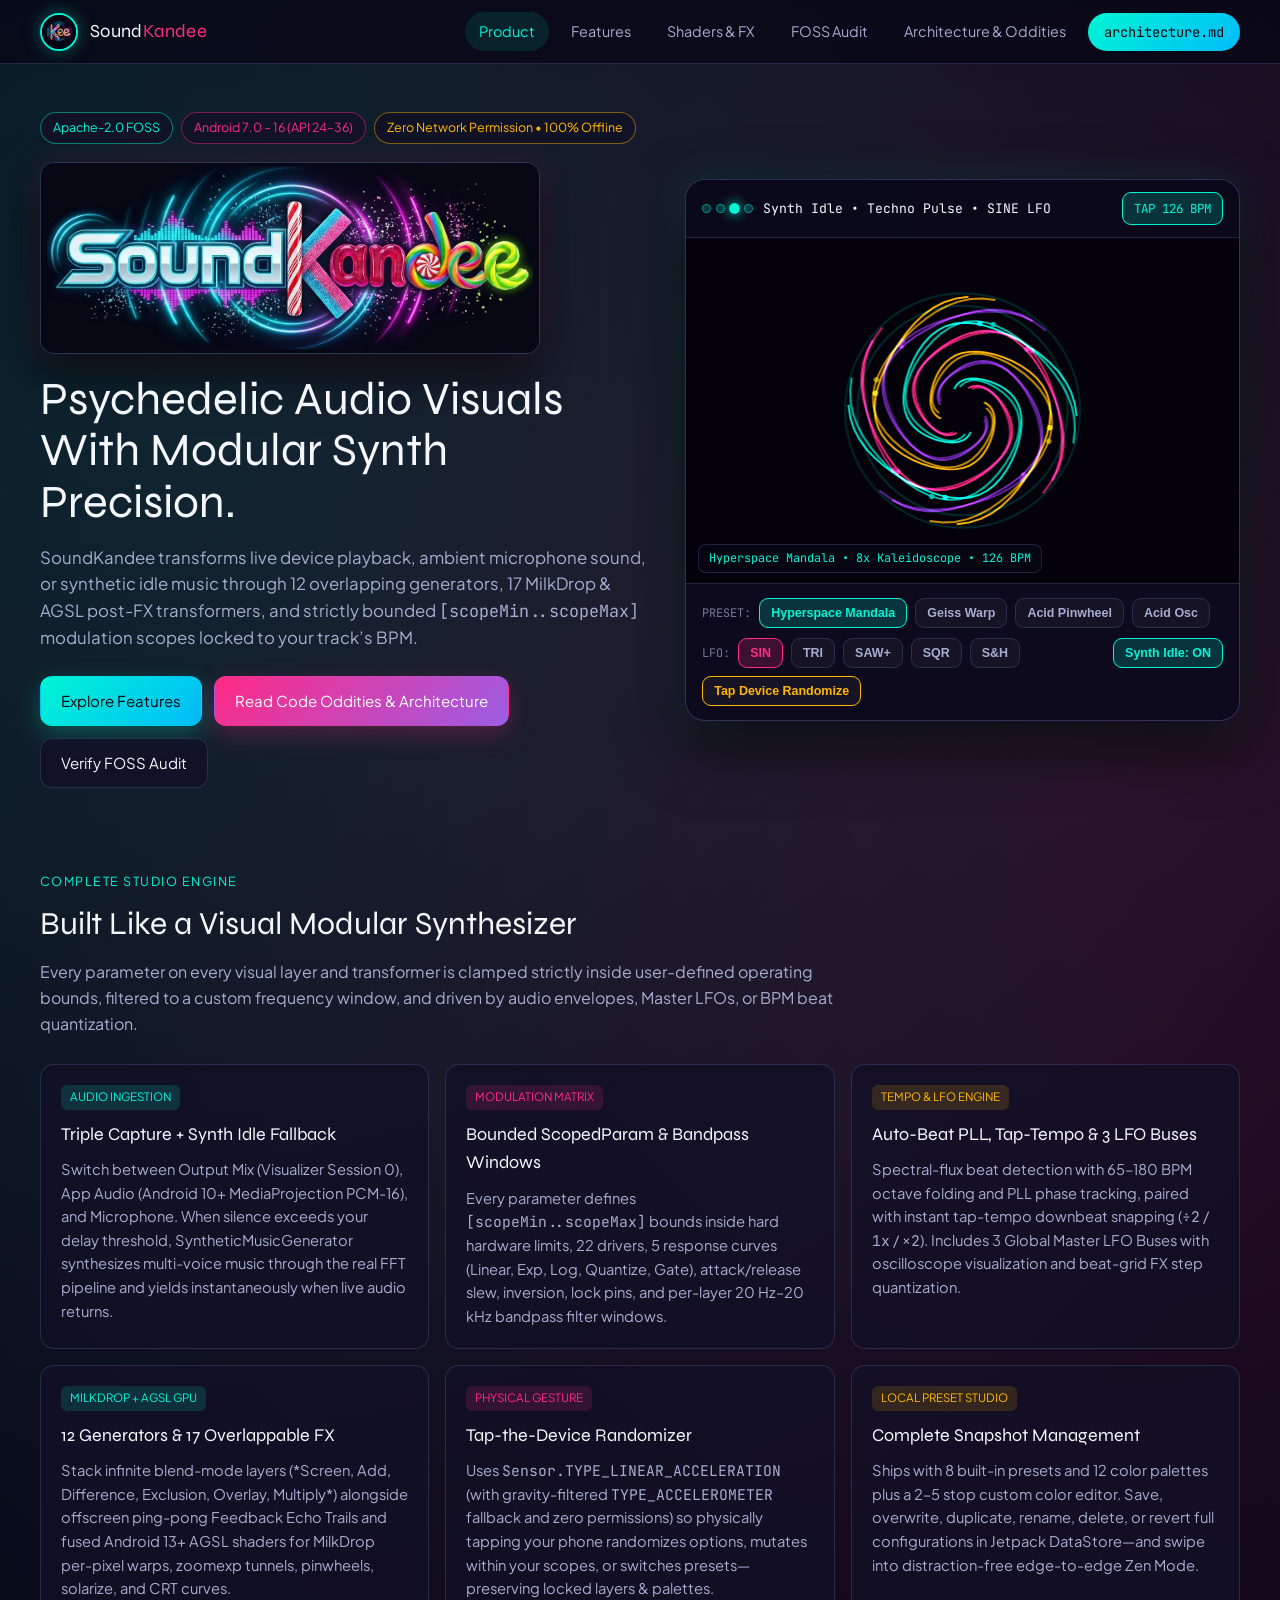
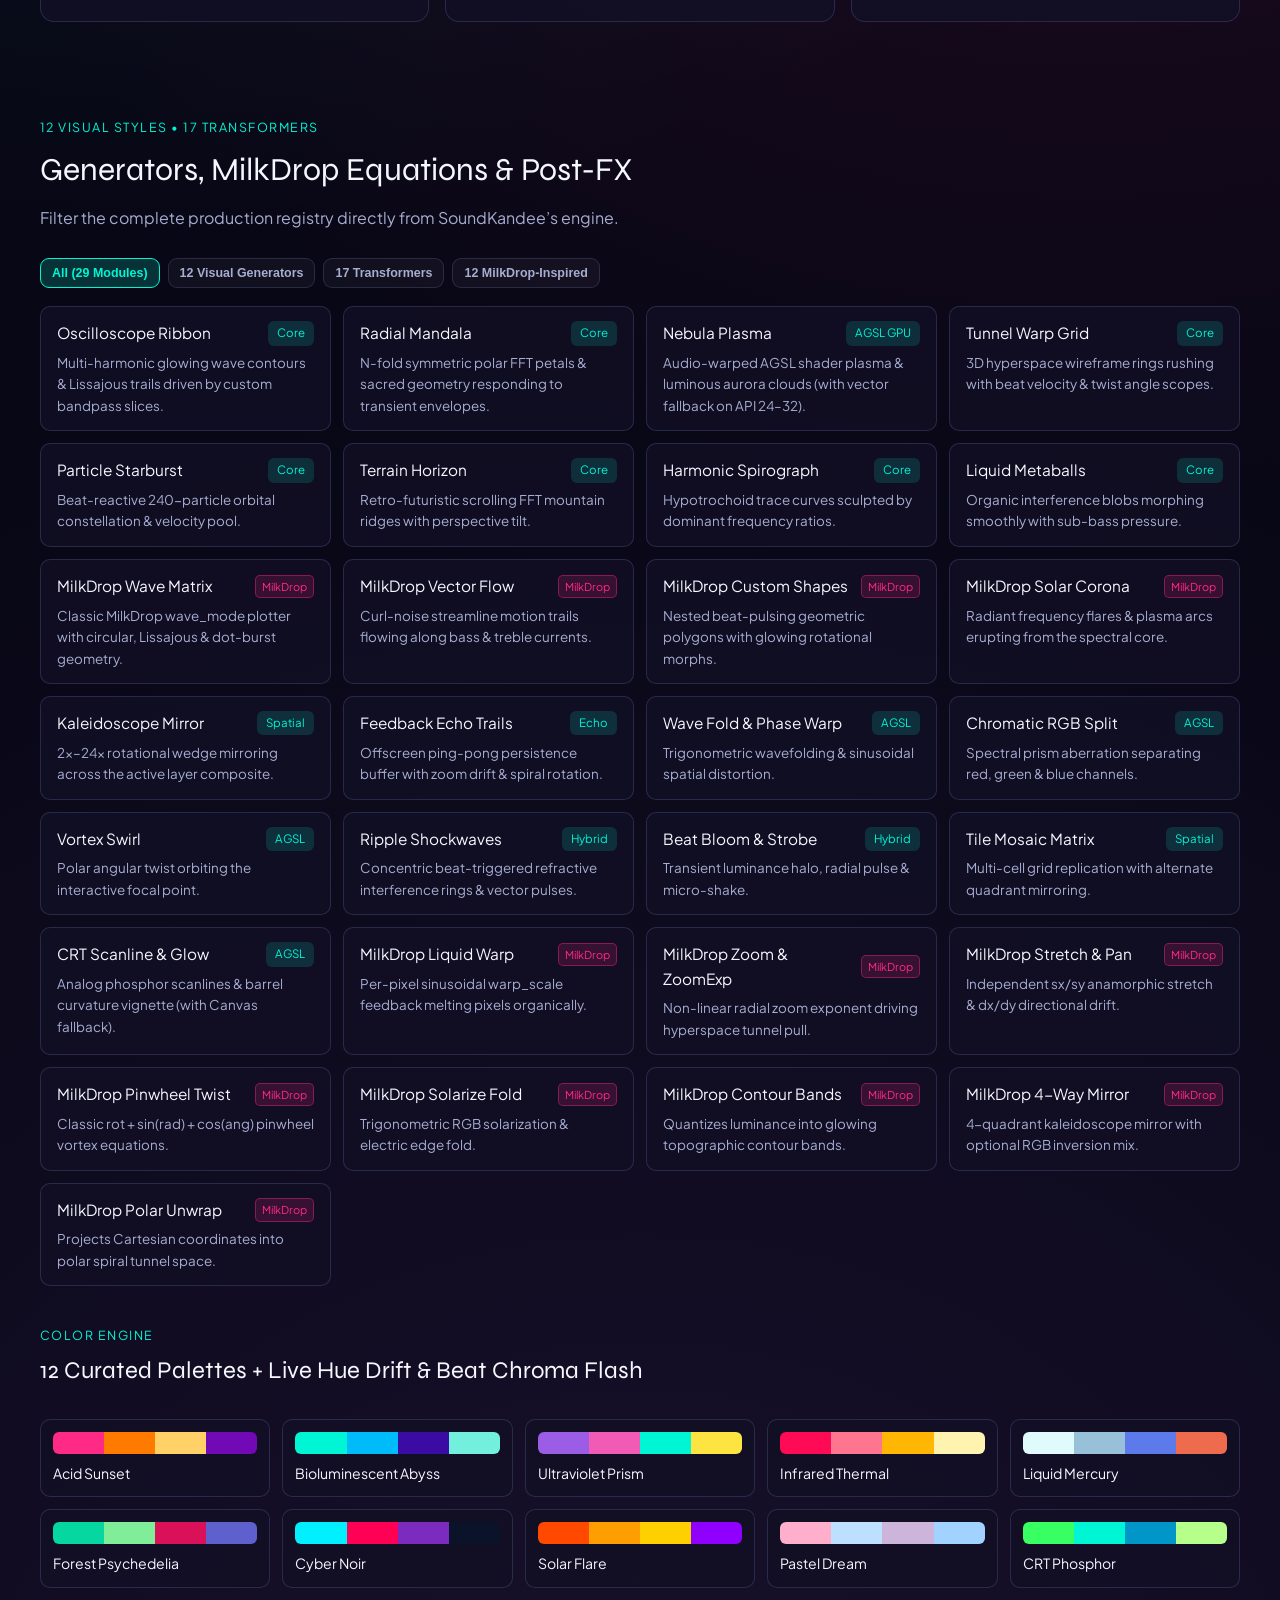
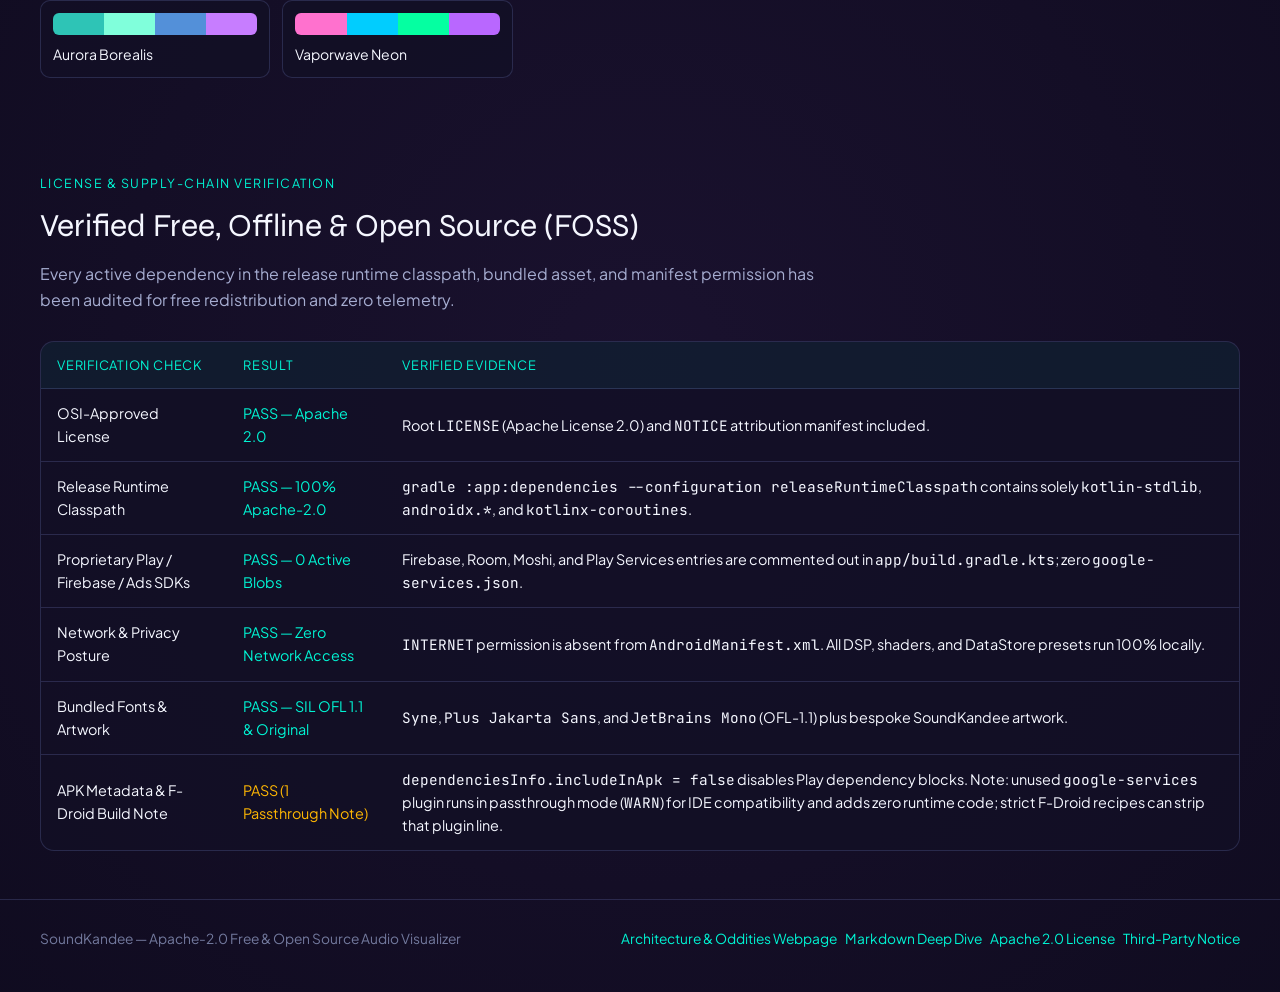
<file: docs/index.html>
<!DOCTYPE html>
<html lang="en">
<head>
  <meta charset="UTF-8" />
  <meta name="viewport" content="width=device-width, initial-scale=1.0" />
  <title>SoundKandee — Modular Android Audio Visualizer (FOSS)</title>
  <meta name="description" content="SoundKandee is a free, open-source, 100% offline Android audio visualizer powered by bounded parameter scopes, 12 generators, 17 MilkDrop & AGSL transforms, BPM tempo sync, LFO buses, accelerometer tap randomization, and synthetic idle music." />
  <link rel="icon" type="image/jpeg" href="assets/soundkandee-icon.jpg" />
  <link rel="stylesheet" href="styles.css" />
</head>
<body>

  <header class="topbar">
    <div class="container topbar-inner">
      <a href="index.html" class="brand-lockup">
        <img src="assets/soundkandee-icon.jpg" alt="SoundKandee Kee icon" class="brand-icon" />
        <span class="brand-title">Sound<span>Kandee</span></span>
      </a>
      <nav class="nav-links" aria-label="Primary Navigation">
        <a href="index.html" class="nav-link active">Product</a>
        <a href="#features" class="nav-link">Features</a>
        <a href="#catalog" class="nav-link">Shaders &amp; FX</a>
        <a href="#foss" class="nav-link">FOSS Audit</a>
        <a href="architecture.html" class="nav-link">Architecture &amp; Oddities</a>
        <a href="architecture.md" class="nav-cta mono">architecture.md</a>
      </nav>
    </div>
  </header>

  <main>
    <!-- Hero + Live Interactive Simulator -->
    <section class="hero">
      <div class="container hero-grid">
        <div>
          <div class="badge-row">
            <span class="pill-badge cyan">Apache-2.0 FOSS</span>
            <span class="pill-badge magenta">Android 7.0 – 16 (API 24–36)</span>
            <span class="pill-badge amber">Zero Network Permission • 100% Offline</span>
          </div>

          <img
            src="assets/soundkandee-logo.jpg"
            alt="SoundKandee candy-lettered K-e-e logo"
            class="hero-logo-banner"
          />

          <h1>Psychedelic Audio Visuals With Modular Synth Precision.</h1>
          <p class="hero-sub">
            SoundKandee transforms live device playback, ambient microphone sound, or synthetic idle music through
            <strong>12 overlapping generators</strong>, <strong>17 MilkDrop &amp; AGSL post-FX transformers</strong>,
            and strictly bounded <code class="mono">[scopeMin..scopeMax]</code> modulation scopes locked to your track’s BPM.
          </p>

          <div class="cta-row">
            <a href="#features" class="btn btn-primary">Explore Features</a>
            <a href="architecture.html" class="btn btn-magenta">Read Code Oddities &amp; Architecture</a>
            <a href="#foss" class="btn btn-outline">Verify FOSS Audit</a>
          </div>
        </div>

        <!-- Live Browser Visualizer Console -->
        <div class="studio-card" aria-label="Interactive SoundKandee Web Simulator">
          <div class="studio-hud">
            <div class="studio-status">
              <div class="beat-leds" aria-label="4-Beat Bar Clock">
                <span class="beat-led downbeat" id="led0"></span>
                <span class="beat-led" id="led1"></span>
                <span class="beat-led" id="led2"></span>
                <span class="beat-led" id="led3"></span>
              </div>
              <span id="simStatusLabel" class="mono">Synth Idle • Techno Pulse • SINE LFO</span>
            </div>
            <button type="button" id="simTapTempoBtn" class="chip-btn active mono">
              TAP <span id="simBpmReadout">126 BPM</span>
            </button>
          </div>

          <div class="canvas-wrap">
            <canvas id="simCanvas"></canvas>
            <div class="canvas-overlay-tag mono" id="simOverlayTag">Hyperspace Mandala • 126 BPM</div>
          </div>

          <div class="studio-controls">
            <div class="control-row">
              <span class="mono" style="font-size:0.74rem;color:var(--dim);">PRESET:</span>
              <button type="button" class="chip-btn active" data-preset="mandala">Hyperspace Mandala</button>
              <button type="button" class="chip-btn" data-preset="geiss">Geiss Warp</button>
              <button type="button" class="chip-btn" data-preset="pinwheel">Acid Pinwheel</button>
              <button type="button" class="chip-btn" data-preset="osc">Acid Osc</button>
            </div>
            <div class="control-row">
              <span class="mono" style="font-size:0.74rem;color:var(--dim);">LFO:</span>
              <button type="button" class="chip-btn magenta active" data-lfo="SINE">SIN</button>
              <button type="button" class="chip-btn magenta" data-lfo="TRI">TRI</button>
              <button type="button" class="chip-btn magenta" data-lfo="SAW">SAW+</button>
              <button type="button" class="chip-btn magenta" data-lfo="SQR">SQR</button>
              <button type="button" class="chip-btn magenta" data-lfo="SH">S&amp;H</button>
              <button type="button" id="simSynthToggle" class="chip-btn active" style="margin-left:auto;">Synth Idle: ON</button>
              <button type="button" id="simDeviceTapBtn" class="chip-btn" style="border-color:var(--amber);color:var(--amber);">Tap Device Randomize</button>
            </div>
          </div>
        </div>
      </div>
    </section>

    <!-- Core Feature Set -->
    <section id="features">
      <div class="container">
        <div class="section-header">
          <div class="section-kicker">Complete Studio Engine</div>
          <h2 class="section-title">Built Like a Visual Modular Synthesizer</h2>
          <p class="section-desc">
            Every parameter on every visual layer and transformer is clamped strictly inside user-defined operating bounds, filtered to a custom frequency window, and driven by audio envelopes, Master LFOs, or BPM beat quantization.
          </p>
        </div>

        <div class="bento-grid">
          <article class="glass-card">
            <span class="card-tag">AUDIO INGESTION</span>
            <h3>Triple Capture + Synth Idle Fallback</h3>
            <p>
              Switch between <strong>Output Mix</strong> (Visualizer Session 0), <strong>App Audio</strong> (Android 10+ MediaProjection PCM-16), and <strong>Microphone</strong>. When silence exceeds your delay threshold, <strong>SyntheticMusicGenerator</strong> synthesizes multi-voice music through the real FFT pipeline and yields instantaneously when live audio returns.
            </p>
          </article>

          <article class="glass-card">
            <span class="card-tag magenta">MODULATION MATRIX</span>
            <h3>Bounded ScopedParam &amp; Bandpass Windows</h3>
            <p>
              Every parameter defines <code class="mono">[scopeMin..scopeMax]</code> bounds inside hard hardware limits, <strong>22 drivers</strong>, <strong>5 response curves</strong> (Linear, Exp, Log, Quantize, Gate), attack/release slew, inversion, lock pins, and per-layer <strong>20 Hz–20 kHz bandpass filter windows</strong>.
            </p>
          </article>

          <article class="glass-card">
            <span class="card-tag amber">TEMPO &amp; LFO ENGINE</span>
            <h3>Auto-Beat PLL, Tap-Tempo &amp; 3 LFO Buses</h3>
            <p>
              Spectral-flux beat detection with 65–180 BPM octave folding and PLL phase tracking, paired with instant tap-tempo downbeat snapping (<code class="mono">÷2</code> / <code class="mono">1x</code> / <code class="mono">×2</code>). Includes <strong>3 Global Master LFO Buses</strong> with oscilloscope visualization and beat-grid FX step quantization.
            </p>
          </article>

          <article class="glass-card">
            <span class="card-tag">MILKDROP + AGSL GPU</span>
            <h3>12 Generators &amp; 17 Overlappable FX</h3>
            <p>
              Stack infinite blend-mode layers (*Screen, Add, Difference, Exclusion, Overlay, Multiply*) alongside offscreen ping-pong Feedback Echo Trails and fused Android 13+ AGSL shaders for MilkDrop per-pixel warps, zoomexp tunnels, pinwheels, solarize, and CRT curves.
            </p>
          </article>

          <article class="glass-card">
            <span class="card-tag magenta">PHYSICAL GESTURE</span>
            <h3>Tap-the-Device Randomizer</h3>
            <p>
              Uses <code class="mono">Sensor.TYPE_LINEAR_ACCELERATION</code> (with gravity-filtered <code class="mono">TYPE_ACCELEROMETER</code> fallback and zero permissions) so physically tapping your phone randomizes options, mutates within your scopes, or switches presets—preserving locked layers &amp; palettes.
            </p>
          </article>

          <article class="glass-card">
            <span class="card-tag amber">LOCAL PRESET STUDIO</span>
            <h3>Complete Snapshot Management</h3>
            <p>
              Ships with <strong>8 built-in presets</strong> and <strong>12 color palettes</strong> plus a 2–5 stop custom color editor. Save, overwrite, duplicate, rename, delete, or revert full configurations in Jetpack DataStore—and swipe into distraction-free edge-to-edge <strong>Zen Mode</strong>.
            </p>
          </article>
        </div>
      </div>
    </section>

    <!-- Visual Styles & Transformers Explorer -->
    <section id="catalog">
      <div class="container">
        <div class="section-header">
          <div class="section-kicker">12 Visual Styles • 17 Transformers</div>
          <h2 class="section-title">Generators, MilkDrop Equations &amp; Post-FX</h2>
          <p class="section-desc">
            Filter the complete production registry directly from SoundKandee’s engine.
          </p>
        </div>

        <div class="filter-bar">
          <button type="button" class="chip-btn active" data-filter="all">All (29 Modules)</button>
          <button type="button" class="chip-btn" data-filter="styles">12 Visual Generators</button>
          <button type="button" class="chip-btn" data-filter="transformers">17 Transformers</button>
          <button type="button" class="chip-btn magenta" data-filter="milkdrop">12 MilkDrop-Inspired</button>
        </div>

        <div id="catalogGrid" class="catalog-grid"></div>

        <div class="section-header" style="margin-top:40px;">
          <div class="section-kicker">Color Engine</div>
          <h3 class="section-title" style="font-size:1.5rem;">12 Curated Palettes + Live Hue Drift &amp; Beat Chroma Flash</h3>
        </div>
        <div id="paletteGrid" class="palette-grid"></div>
      </div>
    </section>

    <!-- FOSS Verification Section -->
    <section id="foss">
      <div class="container">
        <div class="section-header">
          <div class="section-kicker">License &amp; Supply-Chain Verification</div>
          <h2 class="section-title">Verified Free, Offline &amp; Open Source (FOSS)</h2>
          <p class="section-desc">
            Every active dependency in the release runtime classpath, bundled asset, and manifest permission has been audited for free redistribution and zero telemetry.
          </p>
        </div>

        <div class="audit-table-wrap">
          <table>
            <thead>
              <tr>
                <th>Verification Check</th>
                <th>Result</th>
                <th>Verified Evidence</th>
              </tr>
            </thead>
            <tbody>
              <tr>
                <td><strong>OSI-Approved License</strong></td>
                <td><span style="color:var(--cyan);font-weight:700;">PASS — Apache 2.0</span></td>
                <td>Root <code class="mono">LICENSE</code> (Apache License 2.0) and <code class="mono">NOTICE</code> attribution manifest included.</td>
              </tr>
              <tr>
                <td><strong>Release Runtime Classpath</strong></td>
                <td><span style="color:var(--cyan);font-weight:700;">PASS — 100% Apache-2.0</span></td>
                <td><code class="mono">gradle :app:dependencies --configuration releaseRuntimeClasspath</code> contains solely <code class="mono">kotlin-stdlib</code>, <code class="mono">androidx.*</code>, and <code class="mono">kotlinx-coroutines</code>.</td>
              </tr>
              <tr>
                <td><strong>Proprietary Play / Firebase / Ads SDKs</strong></td>
                <td><span style="color:var(--cyan);font-weight:700;">PASS — 0 Active Blobs</span></td>
                <td>Firebase, Room, Moshi, and Play Services entries are commented out in <code class="mono">app/build.gradle.kts</code>; zero <code class="mono">google-services.json</code>.</td>
              </tr>
              <tr>
                <td><strong>Network &amp; Privacy Posture</strong></td>
                <td><span style="color:var(--cyan);font-weight:700;">PASS — Zero Network Access</span></td>
                <td><code class="mono">INTERNET</code> permission is absent from <code class="mono">AndroidManifest.xml</code>. All DSP, shaders, and DataStore presets run 100% locally.</td>
              </tr>
              <tr>
                <td><strong>Bundled Fonts &amp; Artwork</strong></td>
                <td><span style="color:var(--cyan);font-weight:700;">PASS — SIL OFL 1.1 &amp; Original</span></td>
                <td><code class="mono">Syne</code>, <code class="mono">Plus Jakarta Sans</code>, and <code class="mono">JetBrains Mono</code> (OFL-1.1) plus bespoke SoundKandee artwork.</td>
              </tr>
              <tr>
                <td><strong>APK Metadata &amp; F-Droid Build Note</strong></td>
                <td><span style="color:var(--amber);font-weight:700;">PASS (1 Passthrough Note)</span></td>
                <td><code class="mono">dependenciesInfo.includeInApk = false</code> disables Play dependency blocks. Note: unused <code class="mono">google-services</code> plugin runs in passthrough mode (<code class="mono">WARN</code>) for IDE compatibility and adds zero runtime code; strict F-Droid recipes can strip that plugin line.</td>
              </tr>
            </tbody>
          </table>
        </div>
      </div>
    </section>
  </main>

  <footer>
    <div class="container footer-inner">
      <div>
        <strong>SoundKandee</strong> — Apache-2.0 Free &amp; Open Source Audio Visualizer
      </div>
      <div class="nav-links">
        <a href="architecture.html">Architecture &amp; Oddities Webpage</a>
        <a href="architecture.md">Markdown Deep Dive</a>
        <a href="../LICENSE">Apache 2.0 License</a>
        <a href="../NOTICE">Third-Party Notice</a>
      </div>
    </div>
  </footer>

  <script src="app.js"></script>
</body>
</html>
</file>
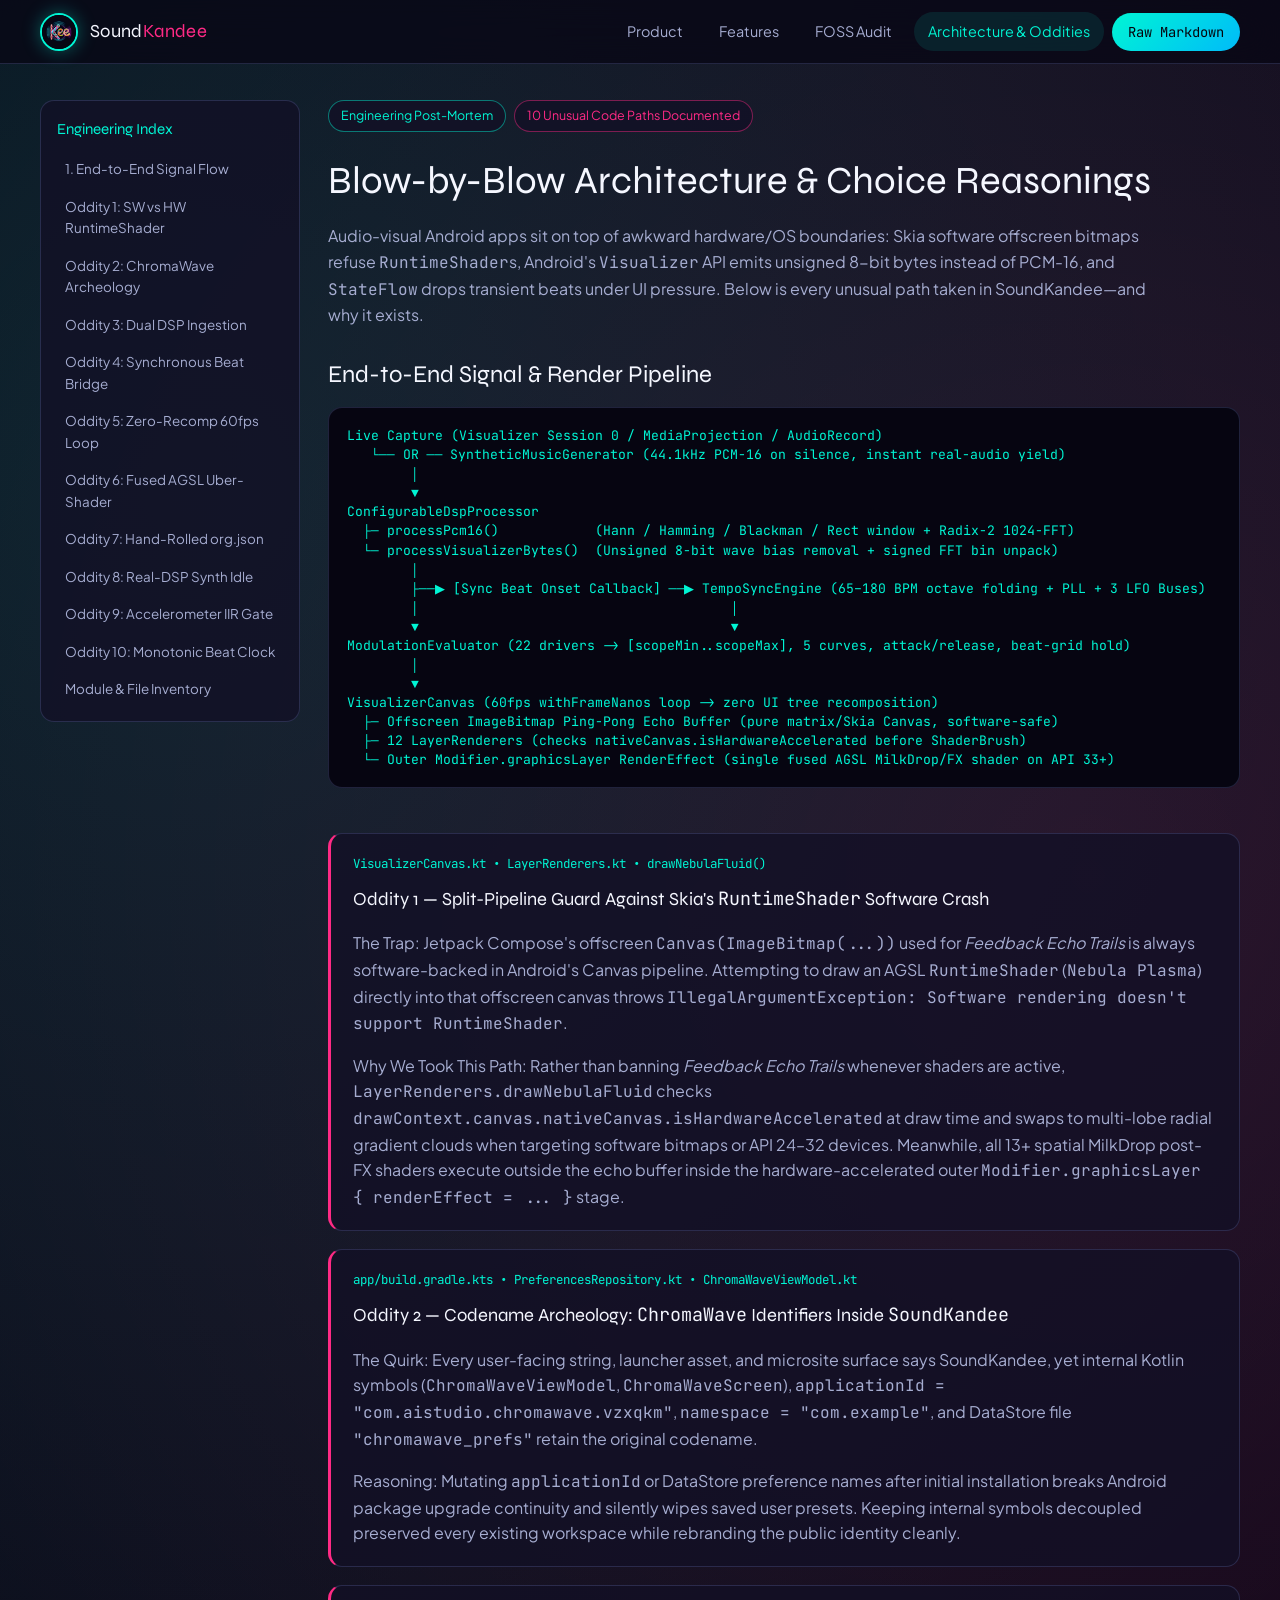
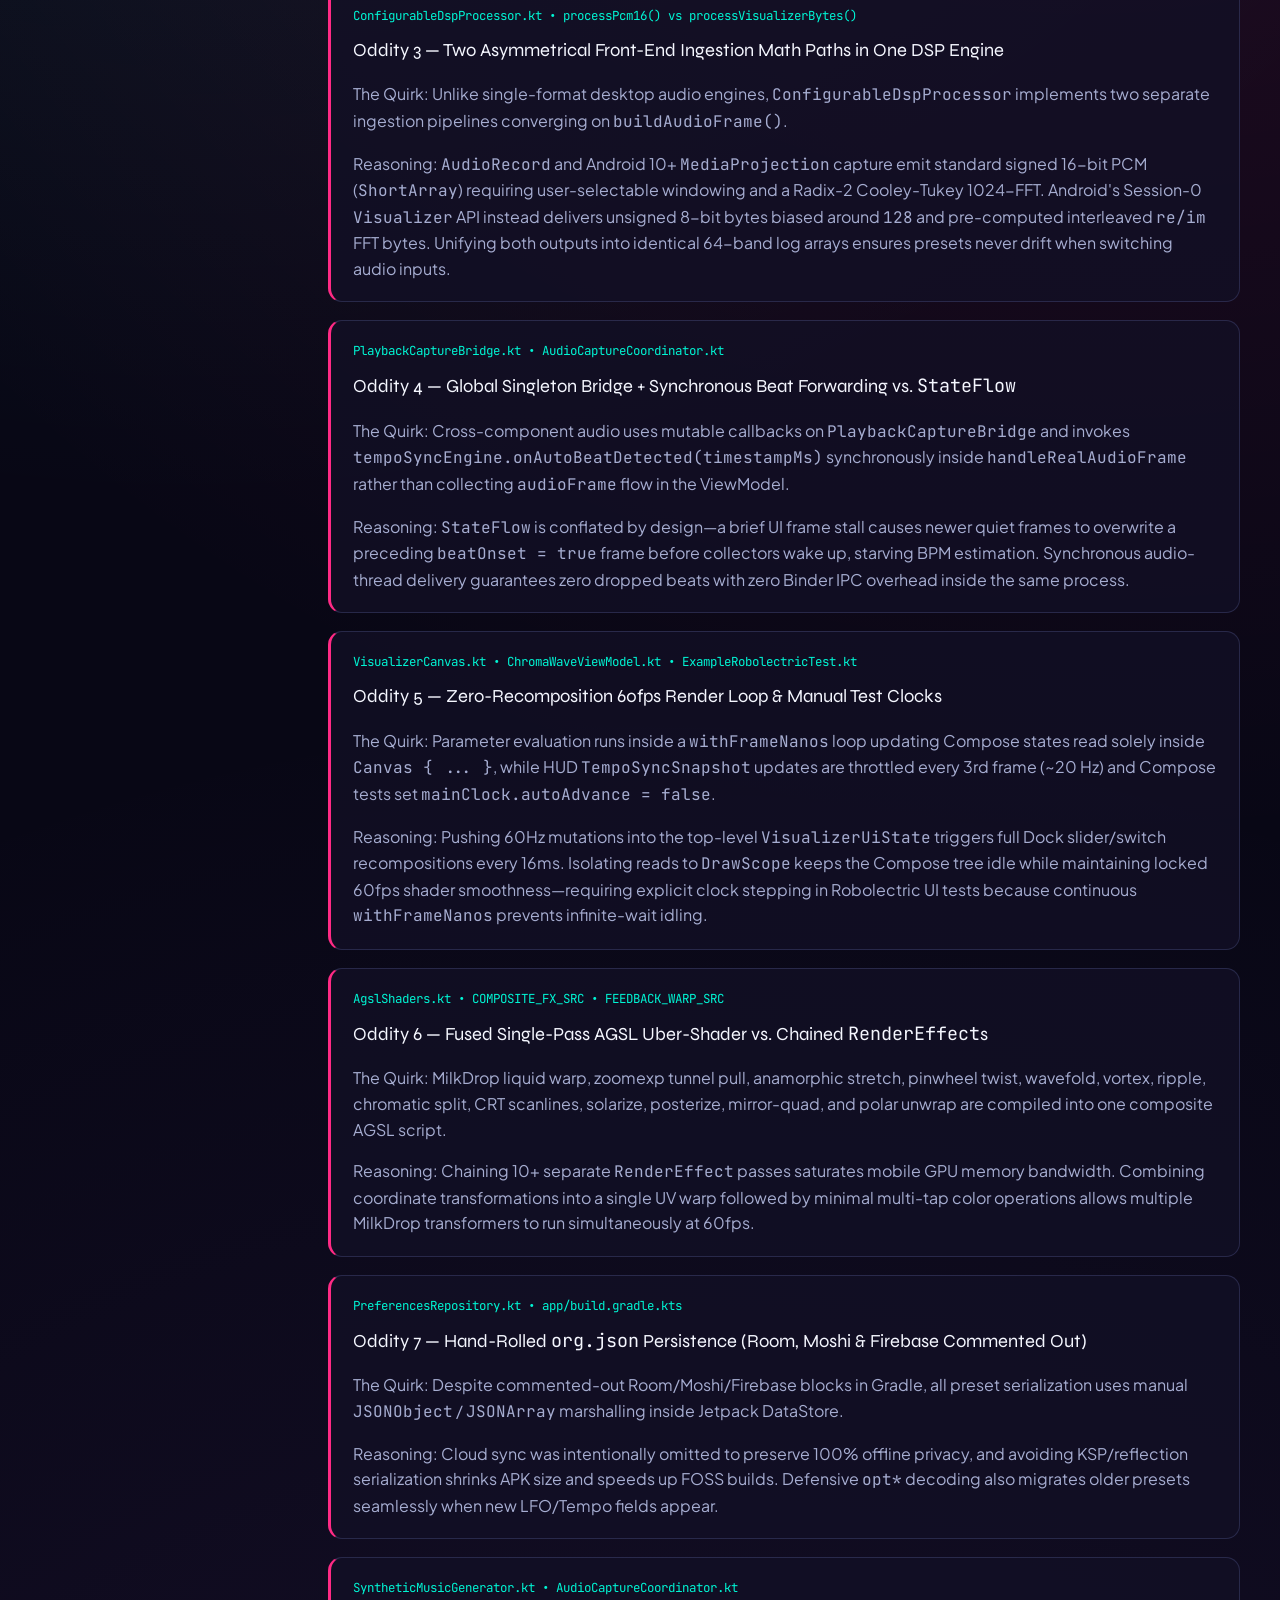
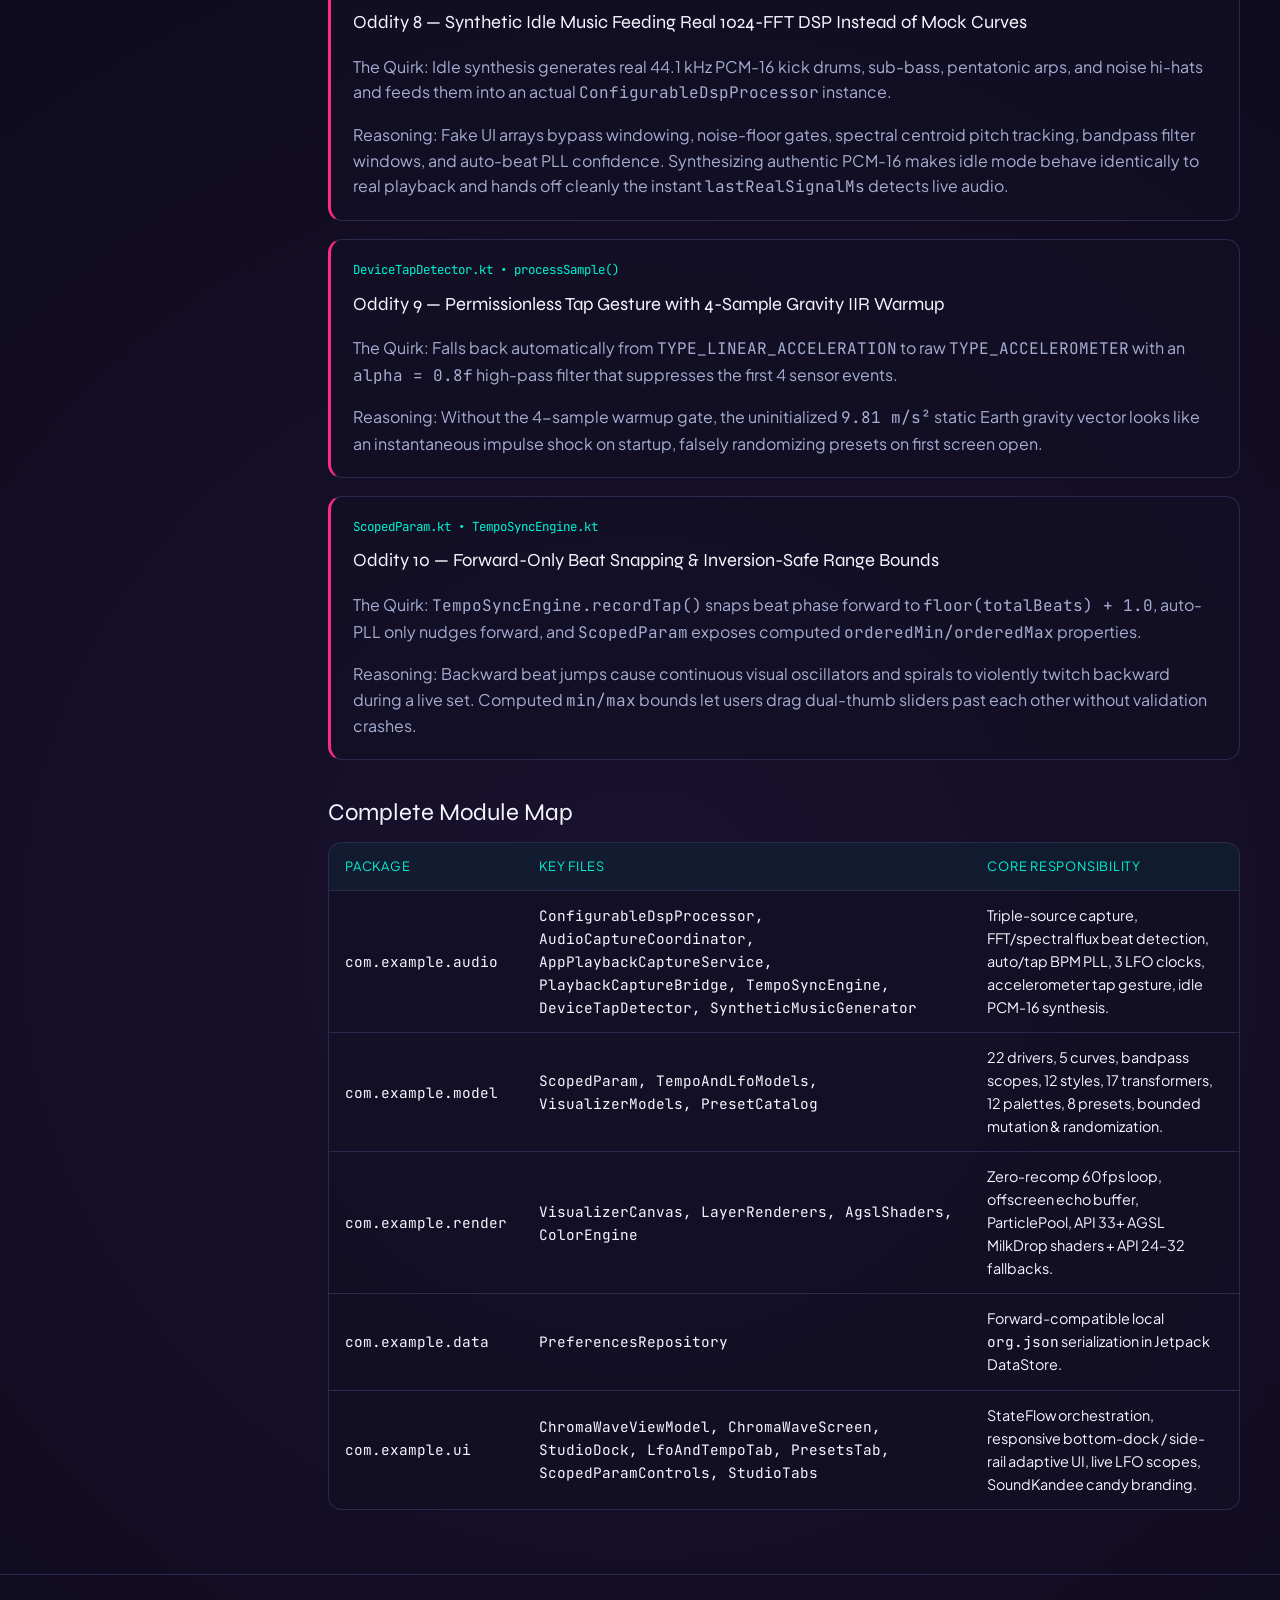
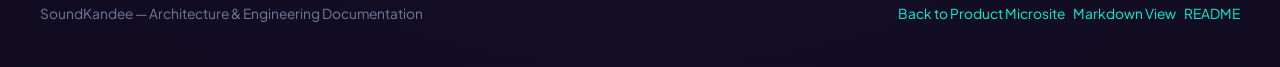
<file: docs/architecture.html>
<!DOCTYPE html>
<html lang="en">
<head>
  <meta charset="UTF-8" />
  <meta name="viewport" content="width=device-width, initial-scale=1.0" />
  <title>SoundKandee — Blow-by-Blow Architecture &amp; Code Oddities</title>
  <meta name="description" content="Complete engineering walkthrough and decision rationales for every unusual code path, hardware/software split pipeline, DSP dual ingestion path, and zero-recomposition frame loop in SoundKandee." />
  <link rel="icon" type="image/jpeg" href="assets/soundkandee-icon.jpg" />
  <link rel="stylesheet" href="styles.css" />
</head>
<body>

  <header class="topbar">
    <div class="container topbar-inner">
      <a href="index.html" class="brand-lockup">
        <img src="assets/soundkandee-icon.jpg" alt="SoundKandee Kee icon" class="brand-icon" />
        <span class="brand-title">Sound<span>Kandee</span></span>
      </a>
      <nav class="nav-links" aria-label="Primary Navigation">
        <a href="index.html" class="nav-link">Product</a>
        <a href="index.html#features" class="nav-link">Features</a>
        <a href="index.html#foss" class="nav-link">FOSS Audit</a>
        <a href="architecture.html" class="nav-link active">Architecture &amp; Oddities</a>
        <a href="architecture.md" class="nav-cta mono">Raw Markdown</a>
      </nav>
    </div>
  </header>

  <main class="container arch-layout">
    <aside class="arch-sidebar">
      <h3>Engineering Index</h3>
      <ul>
        <li><a href="#pipeline">1. End-to-End Signal Flow</a></li>
        <li><a href="#oddity-1">Oddity 1: SW vs HW RuntimeShader</a></li>
        <li><a href="#oddity-2">Oddity 2: ChromaWave Archeology</a></li>
        <li><a href="#oddity-3">Oddity 3: Dual DSP Ingestion</a></li>
        <li><a href="#oddity-4">Oddity 4: Synchronous Beat Bridge</a></li>
        <li><a href="#oddity-5">Oddity 5: Zero-Recomp 60fps Loop</a></li>
        <li><a href="#oddity-6">Oddity 6: Fused AGSL Uber-Shader</a></li>
        <li><a href="#oddity-7">Oddity 7: Hand-Rolled org.json</a></li>
        <li><a href="#oddity-8">Oddity 8: Real-DSP Synth Idle</a></li>
        <li><a href="#oddity-9">Oddity 9: Accelerometer IIR Gate</a></li>
        <li><a href="#oddity-10">Oddity 10: Monotonic Beat Clock</a></li>
        <li><a href="#inventory">Module &amp; File Inventory</a></li>
      </ul>
    </aside>

    <div>
      <div class="badge-row">
        <span class="pill-badge cyan">Engineering Post-Mortem</span>
        <span class="pill-badge magenta">10 Unusual Code Paths Documented</span>
      </div>
      <h1 style="font-family:'Syne',sans-serif;font-weight:800;font-size:clamp(1.8rem,3vw,2.6rem);margin:0 0 12px;">
        Blow-by-Blow Architecture &amp; Choice Reasonings
      </h1>
      <p style="color:var(--muted);margin:0 0 28px;max-width:70ch;">
        Audio-visual Android apps sit on top of awkward hardware/OS boundaries: Skia software offscreen bitmaps refuse <code class="mono">RuntimeShader</code>s, Android's <code class="mono">Visualizer</code> API emits unsigned 8-bit bytes instead of PCM-16, and <code class="mono">StateFlow</code> drops transient beats under UI pressure. Below is every unusual path taken in SoundKandee—and why it exists.
      </p>

      <section id="pipeline" style="padding:0 0 32px;">
        <h2 class="section-title" style="font-size:1.5rem;">End-to-End Signal &amp; Render Pipeline</h2>
        <pre class="pipeline-box mono">
Live Capture (Visualizer Session 0 / MediaProjection / AudioRecord)
   └── OR ── SyntheticMusicGenerator (44.1kHz PCM-16 on silence, instant real-audio yield)
        │
        ▼
ConfigurableDspProcessor
  ├─ processPcm16()            (Hann / Hamming / Blackman / Rect window + Radix-2 1024-FFT)
  └─ processVisualizerBytes()  (Unsigned 8-bit wave bias removal + signed FFT bin unpack)
        │
        ├──▶ [Sync Beat Onset Callback] ──▶ TempoSyncEngine (65–180 BPM octave folding + PLL + 3 LFO Buses)
        │                                       │
        ▼                                       ▼
ModulationEvaluator (22 drivers -&gt; [scopeMin..scopeMax], 5 curves, attack/release, beat-grid hold)
        │
        ▼
VisualizerCanvas (60fps withFrameNanos loop -&gt; zero UI tree recomposition)
  ├─ Offscreen ImageBitmap Ping-Pong Echo Buffer (pure matrix/Skia Canvas, software-safe)
  ├─ 12 LayerRenderers (checks nativeCanvas.isHardwareAccelerated before ShaderBrush)
  └─ Outer Modifier.graphicsLayer RenderEffect (single fused AGSL MilkDrop/FX shader on API 33+)</pre>
      </section>

      <div id="oddity-1" class="oddity-card">
        <div class="oddity-meta mono">VisualizerCanvas.kt • LayerRenderers.kt • drawNebulaFluid()</div>
        <h3>Oddity 1 — Split-Pipeline Guard Against Skia's <code class="mono">RuntimeShader</code> Software Crash</h3>
        <p style="color:var(--muted);">
          <strong>The Trap:</strong> Jetpack Compose's offscreen <code class="mono">Canvas(ImageBitmap(...))</code> used for <em>Feedback Echo Trails</em> is always software-backed in Android's Canvas pipeline. Attempting to draw an AGSL <code class="mono">RuntimeShader</code> (<code class="mono">Nebula Plasma</code>) directly into that offscreen canvas throws <code class="mono">IllegalArgumentException: Software rendering doesn't support RuntimeShader</code>.
        </p>
        <p style="color:var(--muted);margin-bottom:0;">
          <strong>Why We Took This Path:</strong> Rather than banning <em>Feedback Echo Trails</em> whenever shaders are active, <code class="mono">LayerRenderers.drawNebulaFluid</code> checks <code class="mono">drawContext.canvas.nativeCanvas.isHardwareAccelerated</code> at draw time and swaps to multi-lobe radial gradient clouds when targeting software bitmaps or API 24–32 devices. Meanwhile, all 13+ spatial MilkDrop post-FX shaders execute outside the echo buffer inside the hardware-accelerated outer <code class="mono">Modifier.graphicsLayer { renderEffect = ... }</code> stage.
        </p>
      </div>

      <div id="oddity-2" class="oddity-card">
        <div class="oddity-meta mono">app/build.gradle.kts • PreferencesRepository.kt • ChromaWaveViewModel.kt</div>
        <h3>Oddity 2 — Codename Archeology: <code class="mono">ChromaWave</code> Identifiers Inside <code class="mono">SoundKandee</code></h3>
        <p style="color:var(--muted);">
          <strong>The Quirk:</strong> Every user-facing string, launcher asset, and microsite surface says <strong>SoundKandee</strong>, yet internal Kotlin symbols (<code class="mono">ChromaWaveViewModel</code>, <code class="mono">ChromaWaveScreen</code>), <code class="mono">applicationId = "com.aistudio.chromawave.vzxqkm"</code>, <code class="mono">namespace = "com.example"</code>, and DataStore file <code class="mono">"chromawave_prefs"</code> retain the original codename.
        </p>
        <p style="color:var(--muted);margin-bottom:0;">
          <strong>Reasoning:</strong> Mutating <code class="mono">applicationId</code> or DataStore preference names after initial installation breaks Android package upgrade continuity and silently wipes saved user presets. Keeping internal symbols decoupled preserved every existing workspace while rebranding the public identity cleanly.
        </p>
      </div>

      <div id="oddity-3" class="oddity-card">
        <div class="oddity-meta mono">ConfigurableDspProcessor.kt • processPcm16() vs processVisualizerBytes()</div>
        <h3>Oddity 3 — Two Asymmetrical Front-End Ingestion Math Paths in One DSP Engine</h3>
        <p style="color:var(--muted);">
          <strong>The Quirk:</strong> Unlike single-format desktop audio engines, <code class="mono">ConfigurableDspProcessor</code> implements two separate ingestion pipelines converging on <code class="mono">buildAudioFrame()</code>.
        </p>
        <p style="color:var(--muted);margin-bottom:0;">
          <strong>Reasoning:</strong> <code class="mono">AudioRecord</code> and Android 10+ <code class="mono">MediaProjection</code> capture emit standard signed 16-bit PCM (<code class="mono">ShortArray</code>) requiring user-selectable windowing and a Radix-2 Cooley-Tukey 1024-FFT. Android's Session-0 <code class="mono">Visualizer</code> API instead delivers unsigned 8-bit bytes biased around <code class="mono">128</code> and pre-computed interleaved <code class="mono">re/im</code> FFT bytes. Unifying both outputs into identical 64-band log arrays ensures presets never drift when switching audio inputs.
        </p>
      </div>

      <div id="oddity-4" class="oddity-card">
        <div class="oddity-meta mono">PlaybackCaptureBridge.kt • AudioCaptureCoordinator.kt</div>
        <h3>Oddity 4 — Global Singleton Bridge + Synchronous Beat Forwarding vs. <code class="mono">StateFlow</code></h3>
        <p style="color:var(--muted);">
          <strong>The Quirk:</strong> Cross-component audio uses mutable callbacks on <code class="mono">PlaybackCaptureBridge</code> and invokes <code class="mono">tempoSyncEngine.onAutoBeatDetected(timestampMs)</code> synchronously inside <code class="mono">handleRealAudioFrame</code> rather than collecting <code class="mono">audioFrame</code> flow in the ViewModel.
        </p>
        <p style="color:var(--muted);margin-bottom:0;">
          <strong>Reasoning:</strong> <code class="mono">StateFlow</code> is conflated by design—a brief UI frame stall causes newer quiet frames to overwrite a preceding <code class="mono">beatOnset = true</code> frame before collectors wake up, starving BPM estimation. Synchronous audio-thread delivery guarantees zero dropped beats with zero Binder IPC overhead inside the same process.
        </p>
      </div>

      <div id="oddity-5" class="oddity-card">
        <div class="oddity-meta mono">VisualizerCanvas.kt • ChromaWaveViewModel.kt • ExampleRobolectricTest.kt</div>
        <h3>Oddity 5 — Zero-Recomposition 60fps Render Loop &amp; Manual Test Clocks</h3>
        <p style="color:var(--muted);">
          <strong>The Quirk:</strong> Parameter evaluation runs inside a <code class="mono">withFrameNanos</code> loop updating Compose states read solely inside <code class="mono">Canvas { ... }</code>, while HUD <code class="mono">TempoSyncSnapshot</code> updates are throttled every 3rd frame (~20 Hz) and Compose tests set <code class="mono">mainClock.autoAdvance = false</code>.
        </p>
        <p style="color:var(--muted);margin-bottom:0;">
          <strong>Reasoning:</strong> Pushing 60Hz mutations into the top-level <code class="mono">VisualizerUiState</code> triggers full Dock slider/switch recompositions every 16ms. Isolating reads to <code class="mono">DrawScope</code> keeps the Compose tree idle while maintaining locked 60fps shader smoothness—requiring explicit clock stepping in Robolectric UI tests because continuous <code class="mono">withFrameNanos</code> prevents infinite-wait idling.
        </p>
      </div>

      <div id="oddity-6" class="oddity-card">
        <div class="oddity-meta mono">AgslShaders.kt • COMPOSITE_FX_SRC • FEEDBACK_WARP_SRC</div>
        <h3>Oddity 6 — Fused Single-Pass AGSL Uber-Shader vs. Chained <code class="mono">RenderEffect</code>s</h3>
        <p style="color:var(--muted);">
          <strong>The Quirk:</strong> MilkDrop liquid warp, zoomexp tunnel pull, anamorphic stretch, pinwheel twist, wavefold, vortex, ripple, chromatic split, CRT scanlines, solarize, posterize, mirror-quad, and polar unwrap are compiled into one composite AGSL script.
        </p>
        <p style="color:var(--muted);margin-bottom:0;">
          <strong>Reasoning:</strong> Chaining 10+ separate <code class="mono">RenderEffect</code> passes saturates mobile GPU memory bandwidth. Combining coordinate transformations into a single UV warp followed by minimal multi-tap color operations allows multiple MilkDrop transformers to run simultaneously at 60fps.
        </p>
      </div>

      <div id="oddity-7" class="oddity-card">
        <div class="oddity-meta mono">PreferencesRepository.kt • app/build.gradle.kts</div>
        <h3>Oddity 7 — Hand-Rolled <code class="mono">org.json</code> Persistence (Room, Moshi &amp; Firebase Commented Out)</h3>
        <p style="color:var(--muted);">
          <strong>The Quirk:</strong> Despite commented-out Room/Moshi/Firebase blocks in Gradle, all preset serialization uses manual <code class="mono">JSONObject</code> / <code class="mono">JSONArray</code> marshalling inside Jetpack DataStore.
        </p>
        <p style="color:var(--muted);margin-bottom:0;">
          <strong>Reasoning:</strong> Cloud sync was intentionally omitted to preserve 100% offline privacy, and avoiding KSP/reflection serialization shrinks APK size and speeds up FOSS builds. Defensive <code class="mono">opt*</code> decoding also migrates older presets seamlessly when new LFO/Tempo fields appear.
        </p>
      </div>

      <div id="oddity-8" class="oddity-card">
        <div class="oddity-meta mono">SyntheticMusicGenerator.kt • AudioCaptureCoordinator.kt</div>
        <h3>Oddity 8 — Synthetic Idle Music Feeding Real 1024-FFT DSP Instead of Mock Curves</h3>
        <p style="color:var(--muted);">
          <strong>The Quirk:</strong> Idle synthesis generates real 44.1 kHz PCM-16 kick drums, sub-bass, pentatonic arps, and noise hi-hats and feeds them into an actual <code class="mono">ConfigurableDspProcessor</code> instance.
        </p>
        <p style="color:var(--muted);margin-bottom:0;">
          <strong>Reasoning:</strong> Fake UI arrays bypass windowing, noise-floor gates, spectral centroid pitch tracking, bandpass filter windows, and auto-beat PLL confidence. Synthesizing authentic PCM-16 makes idle mode behave identically to real playback and hands off cleanly the instant <code class="mono">lastRealSignalMs</code> detects live audio.
        </p>
      </div>

      <div id="oddity-9" class="oddity-card">
        <div class="oddity-meta mono">DeviceTapDetector.kt • processSample()</div>
        <h3>Oddity 9 — Permissionless Tap Gesture with 4-Sample Gravity IIR Warmup</h3>
        <p style="color:var(--muted);">
          <strong>The Quirk:</strong> Falls back automatically from <code class="mono">TYPE_LINEAR_ACCELERATION</code> to raw <code class="mono">TYPE_ACCELEROMETER</code> with an <code class="mono">alpha = 0.8f</code> high-pass filter that suppresses the first 4 sensor events.
        </p>
        <p style="color:var(--muted);margin-bottom:0;">
          <strong>Reasoning:</strong> Without the 4-sample warmup gate, the uninitialized <code class="mono">9.81 m/s²</code> static Earth gravity vector looks like an instantaneous impulse shock on startup, falsely randomizing presets on first screen open.
        </p>
      </div>

      <div id="oddity-10" class="oddity-card">
        <div class="oddity-meta mono">ScopedParam.kt • TempoSyncEngine.kt</div>
        <h3>Oddity 10 — Forward-Only Beat Snapping &amp; Inversion-Safe Range Bounds</h3>
        <p style="color:var(--muted);">
          <strong>The Quirk:</strong> <code class="mono">TempoSyncEngine.recordTap()</code> snaps beat phase forward to <code class="mono">floor(totalBeats) + 1.0</code>, auto-PLL only nudges forward, and <code class="mono">ScopedParam</code> exposes computed <code class="mono">orderedMin/orderedMax</code> properties.
        </p>
        <p style="color:var(--muted);margin-bottom:0;">
          <strong>Reasoning:</strong> Backward beat jumps cause continuous visual oscillators and spirals to violently twitch backward during a live set. Computed <code class="mono">min/max</code> bounds let users drag dual-thumb sliders past each other without validation crashes.
        </p>
      </div>

      <section id="inventory" style="padding:16px 0 0;">
        <h2 class="section-title" style="font-size:1.5rem;">Complete Module Map</h2>
        <div class="audit-table-wrap">
          <table>
            <thead>
              <tr>
                <th>Package</th>
                <th>Key Files</th>
                <th>Core Responsibility</th>
              </tr>
            </thead>
            <tbody>
              <tr>
                <td class="mono">com.example.audio</td>
                <td class="mono">ConfigurableDspProcessor, AudioCaptureCoordinator, AppPlaybackCaptureService, PlaybackCaptureBridge, TempoSyncEngine, DeviceTapDetector, SyntheticMusicGenerator</td>
                <td>Triple-source capture, FFT/spectral flux beat detection, auto/tap BPM PLL, 3 LFO clocks, accelerometer tap gesture, idle PCM-16 synthesis.</td>
              </tr>
              <tr>
                <td class="mono">com.example.model</td>
                <td class="mono">ScopedParam, TempoAndLfoModels, VisualizerModels, PresetCatalog</td>
                <td>22 drivers, 5 curves, bandpass scopes, 12 styles, 17 transformers, 12 palettes, 8 presets, bounded mutation &amp; randomization.</td>
              </tr>
              <tr>
                <td class="mono">com.example.render</td>
                <td class="mono">VisualizerCanvas, LayerRenderers, AgslShaders, ColorEngine</td>
                <td>Zero-recomp 60fps loop, offscreen echo buffer, ParticlePool, API 33+ AGSL MilkDrop shaders + API 24–32 fallbacks.</td>
              </tr>
              <tr>
                <td class="mono">com.example.data</td>
                <td class="mono">PreferencesRepository</td>
                <td>Forward-compatible local <code class="mono">org.json</code> serialization in Jetpack DataStore.</td>
              </tr>
              <tr>
                <td class="mono">com.example.ui</td>
                <td class="mono">ChromaWaveViewModel, ChromaWaveScreen, StudioDock, LfoAndTempoTab, PresetsTab, ScopedParamControls, StudioTabs</td>
                <td>StateFlow orchestration, responsive bottom-dock / side-rail adaptive UI, live LFO scopes, SoundKandee candy branding.</td>
              </tr>
            </tbody>
          </table>
        </div>
      </section>
    </div>
  </main>

  <footer>
    <div class="container footer-inner">
      <div><strong>SoundKandee</strong> — Architecture &amp; Engineering Documentation</div>
      <div class="nav-links">
        <a href="index.html">Back to Product Microsite</a>
        <a href="architecture.md">Markdown View</a>
        <a href="../README.md">README</a>
      </div>
    </div>
  </footer>

</body>
</html>
</file>
<file: docs/styles.css>
@font-face {
  font-family: 'Syne';
  src: url('assets/fonts/syne.ttf') format('truetype');
  font-weight: 400 800;
  font-display: swap;
}

@font-face {
  font-family: 'Plus Jakarta Sans';
  src: url('assets/fonts/plus_jakarta_sans.ttf') format('truetype');
  font-weight: 400 800;
  font-display: swap;
}

@font-face {
  font-family: 'JetBrains Mono';
  src: url('assets/fonts/jetbrains_mono.ttf') format('truetype');
  font-weight: 400 700;
  font-display: swap;
}

:root {
  --void: #080715;
  --void-deep: #05040d;
  --surface: rgba(18, 16, 38, 0.78);
  --surface-elevated: rgba(27, 24, 56, 0.88);
  --border: rgba(152, 168, 255, 0.18);
  --border-glow: rgba(0, 245, 212, 0.45);
  --cyan: #00f5d4;
  --magenta: #ff2a85;
  --amber: #ffb703;
  --violet: #9b5de5;
  --text: #f5f7ff;
  --muted: #a6add1;
  --dim: #737a9e;
  --radius-lg: 20px;
  --radius-md: 14px;
  --radius-sm: 10px;
}

* {
  box-sizing: border-box;
}

html {
  scroll-behavior: smooth;
  background-color: var(--void);
  color: var(--text);
  font-family: 'Plus Jakarta Sans', -apple-system, BlinkMacSystemFont, 'Segoe UI', sans-serif;
}

body {
  margin: 0;
  min-height: 100vh;
  background:
    radial-gradient(circle at 15% 10%, rgba(0, 245, 212, 0.12), transparent 36%),
    radial-gradient(circle at 85% 18%, rgba(255, 42, 133, 0.14), transparent 38%),
    radial-gradient(circle at 50% 85%, rgba(155, 93, 229, 0.12), transparent 44%),
    var(--void);
  line-height: 1.6;
  overflow-x: hidden;
}

a {
  color: var(--cyan);
  text-decoration: none;
}

a:hover {
  text-decoration: underline;
}

code, pre, .mono {
  font-family: 'JetBrains Mono', ui-monospace, SFMono-Regular, Menlo, monospace;
}

.container {
  width: min(1200px, calc(100% - 32px));
  margin: 0 auto;
}

/* Top Navigation */
.topbar {
  position: sticky;
  top: 0;
  z-index: 40;
  backdrop-filter: blur(18px);
  -webkit-backdrop-filter: blur(18px);
  background: rgba(8, 7, 21, 0.78);
  border-bottom: 1px solid var(--border);
}

.topbar-inner {
  display: flex;
  align-items: center;
  justify-content: space-between;
  gap: 16px;
  padding: 12px 0;
}

.brand-lockup {
  display: flex;
  align-items: center;
  gap: 12px;
  text-decoration: none;
}

.brand-lockup:hover {
  text-decoration: none;
}

.brand-icon {
  width: 38px;
  height: 38px;
  border-radius: 50%;
  object-fit: cover;
  border: 2px solid var(--cyan);
  box-shadow: 0 0 18px rgba(0, 245, 212, 0.35);
}

.brand-title {
  font-family: 'Syne', sans-serif;
  font-weight: 800;
  font-size: 1.15rem;
  letter-spacing: 0.02em;
  color: var(--text);
}

.brand-title span {
  color: var(--magenta);
}

.nav-links {
  display: flex;
  align-items: center;
  gap: 8px;
  flex-wrap: wrap;
}

.nav-link {
  padding: 8px 14px;
  border-radius: 999px;
  font-size: 0.9rem;
  font-weight: 600;
  color: var(--muted);
  transition: all 0.18s ease;
}

.nav-link:hover,
.nav-link.active {
  color: var(--cyan);
  background: rgba(0, 245, 212, 0.1);
  text-decoration: none;
}

.nav-cta {
  padding: 8px 16px;
  border-radius: 999px;
  font-size: 0.86rem;
  font-weight: 700;
  background: linear-gradient(135deg, var(--cyan), #00bbf9);
  color: var(--void-deep);
}

.nav-cta:hover {
  filter: brightness(1.08);
  text-decoration: none;
}

/* Hero Section */
.hero {
  padding: 48px 0 36px;
}

.hero-grid {
  display: grid;
  grid-template-columns: 1.05fr 0.95fr;
  gap: 32px;
  align-items: center;
}

@media (max-width: 960px) {
  .hero-grid {
    grid-template-columns: 1fr;
  }
}

.badge-row {
  display: flex;
  flex-wrap: wrap;
  gap: 8px;
  margin-bottom: 18px;
}

.pill-badge {
  display: inline-flex;
  align-items: center;
  gap: 6px;
  padding: 5px 12px;
  border-radius: 999px;
  font-size: 0.78rem;
  font-weight: 600;
  border: 1px solid var(--border);
  background: var(--surface);
  color: var(--muted);
}

.pill-badge.cyan {
  border-color: rgba(0, 245, 212, 0.45);
  color: var(--cyan);
}

.pill-badge.magenta {
  border-color: rgba(255, 42, 133, 0.45);
  color: var(--magenta);
}

.pill-badge.amber {
  border-color: rgba(255, 183, 3, 0.45);
  color: var(--amber);
}

.hero-logo-banner {
  width: min(500px, 100%);
  border-radius: var(--radius-md);
  border: 1px solid var(--border);
  box-shadow: 0 20px 50px rgba(0, 0, 0, 0.65), 0 0 32px rgba(255, 42, 133, 0.16);
  display: block;
  margin-bottom: 20px;
}

.hero h1 {
  font-family: 'Syne', sans-serif;
  font-weight: 800;
  font-size: clamp(2rem, 3.6vw, 3.1rem);
  line-height: 1.12;
  margin: 0 0 16px;
}

.hero-sub {
  font-size: 1.05rem;
  color: var(--muted);
  margin: 0 0 24px;
  max-width: 60ch;
}

.cta-row {
  display: flex;
  flex-wrap: wrap;
  gap: 12px;
}

.btn {
  display: inline-flex;
  align-items: center;
  justify-content: center;
  gap: 8px;
  padding: 12px 20px;
  min-height: 46px;
  border-radius: 12px;
  font-weight: 700;
  font-size: 0.94rem;
  cursor: pointer;
  border: 1px solid transparent;
  transition: transform 0.15s ease, box-shadow 0.15s ease, border-color 0.15s ease;
}

.btn:active {
  transform: translateY(1px);
}

.btn-primary {
  background: linear-gradient(135deg, var(--cyan), #00bbf9);
  color: var(--void-deep);
  box-shadow: 0 8px 24px rgba(0, 245, 212, 0.25);
}

.btn-magenta {
  background: linear-gradient(135deg, var(--magenta), #9b5de5);
  color: #fff;
  box-shadow: 0 8px 24px rgba(255, 42, 133, 0.25);
}

.btn-outline {
  background: var(--surface);
  color: var(--text);
  border-color: var(--border);
}

.btn-outline:hover {
  border-color: var(--cyan);
  text-decoration: none;
}

/* Interactive Studio Preview Console */
.studio-card {
  background: var(--surface-elevated);
  border: 1px solid var(--border);
  border-radius: var(--radius-lg);
  overflow: hidden;
  box-shadow: 0 24px 64px rgba(0, 0, 0, 0.65), 0 0 42px rgba(0, 245, 212, 0.12);
}

.studio-hud {
  display: flex;
  align-items: center;
  justify-content: space-between;
  padding: 12px 16px;
  border-bottom: 1px solid var(--border);
  background: rgba(8, 7, 21, 0.85);
  gap: 8px;
  flex-wrap: wrap;
}

.studio-status {
  display: flex;
  align-items: center;
  gap: 10px;
  font-size: 0.82rem;
}

.beat-leds {
  display: flex;
  gap: 5px;
  align-items: center;
}

.beat-led {
  width: 9px;
  height: 9px;
  border-radius: 50%;
  background: rgba(0, 245, 212, 0.2);
  border: 1px solid rgba(0, 245, 212, 0.45);
  transition: transform 0.08s ease, background 0.08s ease;
}

.beat-led.active {
  background: var(--cyan);
  box-shadow: 0 0 10px var(--cyan);
  transform: scale(1.2);
}

.beat-led.downbeat.active {
  background: var(--magenta);
  border-color: var(--magenta);
  box-shadow: 0 0 12px var(--magenta);
}

.canvas-wrap {
  position: relative;
  background: #04030b;
  aspect-ratio: 16 / 10;
  width: 100%;
}

#simCanvas {
  width: 100%;
  height: 100%;
  display: block;
}

.canvas-overlay-tag {
  position: absolute;
  bottom: 10px;
  left: 12px;
  padding: 4px 10px;
  border-radius: 8px;
  font-size: 0.74rem;
  background: rgba(8, 7, 21, 0.78);
  border: 1px solid var(--border);
  color: var(--cyan);
}

.studio-controls {
  padding: 14px 16px;
  display: grid;
  gap: 10px;
  border-top: 1px solid var(--border);
  background: rgba(11, 9, 26, 0.9);
}

.control-row {
  display: flex;
  flex-wrap: wrap;
  gap: 8px;
  align-items: center;
}

.chip-btn {
  padding: 7px 11px;
  border-radius: 9px;
  background: rgba(255, 255, 255, 0.04);
  border: 1px solid var(--border);
  color: var(--muted);
  font-size: 0.78rem;
  font-weight: 600;
  cursor: pointer;
  transition: all 0.15s ease;
}

.chip-btn:hover {
  border-color: var(--cyan);
  color: var(--text);
}

.chip-btn.active {
  background: rgba(0, 245, 212, 0.18);
  border-color: var(--cyan);
  color: var(--cyan);
}

.chip-btn.magenta.active {
  background: rgba(255, 42, 133, 0.2);
  border-color: var(--magenta);
  color: var(--magenta);
}

/* Sections */
section {
  padding: 48px 0;
}

.section-header {
  margin-bottom: 28px;
}

.section-kicker {
  font-size: 0.78rem;
  font-weight: 700;
  letter-spacing: 0.12em;
  text-transform: uppercase;
  color: var(--cyan);
  margin-bottom: 6px;
}

.section-title {
  font-family: 'Syne', sans-serif;
  font-weight: 800;
  font-size: clamp(1.5rem, 2.5vw, 2.2rem);
  margin: 0 0 10px;
}

.section-desc {
  color: var(--muted);
  max-width: 68ch;
  margin: 0;
}

/* Feature Bento Grid */
.bento-grid {
  display: grid;
  grid-template-columns: repeat(3, 1fr);
  gap: 16px;
}

@media (max-width: 900px) {
  .bento-grid {
    grid-template-columns: repeat(2, 1fr);
  }
}

@media (max-width: 620px) {
  .bento-grid {
    grid-template-columns: 1fr;
  }
}

.glass-card {
  background: var(--surface);
  border: 1px solid var(--border);
  border-radius: var(--radius-md);
  padding: 20px;
  display: flex;
  flex-direction: column;
  gap: 10px;
  transition: border-color 0.2s ease, transform 0.2s ease;
}

.glass-card:hover {
  border-color: var(--border-glow);
  transform: translateY(-2px);
}

.card-tag {
  align-self: flex-start;
  font-size: 0.72rem;
  font-weight: 700;
  padding: 3px 9px;
  border-radius: 6px;
  background: rgba(0, 245, 212, 0.14);
  color: var(--cyan);
}

.card-tag.magenta {
  background: rgba(255, 42, 133, 0.14);
  color: var(--magenta);
}

.card-tag.amber {
  background: rgba(255, 183, 3, 0.14);
  color: var(--amber);
}

.glass-card h3 {
  font-family: 'Syne', sans-serif;
  margin: 0;
  font-size: 1.12rem;
}

.glass-card p {
  margin: 0;
  font-size: 0.92rem;
  color: var(--muted);
}

/* Catalog Filter Tabs */
.filter-bar {
  display: flex;
  flex-wrap: wrap;
  gap: 8px;
  margin-bottom: 18px;
}

.catalog-grid {
  display: grid;
  grid-template-columns: repeat(auto-fill, minmax(260px, 1fr));
  gap: 12px;
}

.catalog-item {
  background: var(--surface);
  border: 1px solid var(--border);
  border-radius: var(--radius-sm);
  padding: 14px 16px;
}

.catalog-item h4 {
  margin: 0 0 6px;
  font-size: 0.96rem;
  display: flex;
  justify-content: space-between;
  align-items: center;
  gap: 8px;
}

.catalog-item p {
  margin: 0;
  font-size: 0.84rem;
  color: var(--muted);
}

.milk-pill {
  font-size: 0.68rem;
  padding: 2px 6px;
  border-radius: 5px;
  background: rgba(255, 42, 133, 0.16);
  border: 1px solid rgba(255, 42, 133, 0.4);
  color: var(--magenta);
}

/* Palette Strip */
.palette-grid {
  display: grid;
  grid-template-columns: repeat(auto-fill, minmax(210px, 1fr));
  gap: 12px;
}

.palette-card {
  background: var(--surface);
  border: 1px solid var(--border);
  border-radius: var(--radius-sm);
  padding: 12px;
}

.swatches {
  display: flex;
  height: 22px;
  border-radius: 6px;
  overflow: hidden;
  margin-bottom: 8px;
}

.swatches span {
  flex: 1;
}

/* FOSS Verification Table */
.audit-table-wrap {
  overflow-x: auto;
  border: 1px solid var(--border);
  border-radius: var(--radius-md);
  background: var(--surface);
}

table {
  width: 100%;
  border-collapse: collapse;
  font-size: 0.9rem;
}

th, td {
  padding: 13px 16px;
  text-align: left;
  border-bottom: 1px solid var(--border);
}

th {
  color: var(--cyan);
  font-size: 0.8rem;
  text-transform: uppercase;
  letter-spacing: 0.06em;
  background: rgba(0, 245, 212, 0.05);
}

tr:last-child td {
  border-bottom: none;
}

/* Architecture Page Layout */
.arch-layout {
  display: grid;
  grid-template-columns: 260px 1fr;
  gap: 28px;
  padding: 36px 0 64px;
  align-items: start;
}

@media (max-width: 900px) {
  .arch-layout {
    grid-template-columns: 1fr;
  }
}

.arch-sidebar {
  position: sticky;
  top: 84px;
  background: var(--surface);
  border: 1px solid var(--border);
  border-radius: var(--radius-md);
  padding: 16px;
}

.arch-sidebar h3 {
  font-family: 'Syne', sans-serif;
  font-size: 0.95rem;
  margin: 0 0 12px;
  color: var(--cyan);
}

.arch-sidebar ul {
  list-style: none;
  margin: 0;
  padding: 0;
  display: grid;
  gap: 6px;
}

.arch-sidebar a {
  display: block;
  font-size: 0.84rem;
  color: var(--muted);
  padding: 5px 8px;
  border-radius: 6px;
}

.arch-sidebar a:hover {
  background: rgba(0, 245, 212, 0.1);
  color: var(--cyan);
  text-decoration: none;
}

.oddity-card {
  background: var(--surface);
  border: 1px solid var(--border);
  border-left: 3px solid var(--magenta);
  border-radius: var(--radius-md);
  padding: 20px 22px;
  margin-bottom: 18px;
}

.oddity-card h3 {
  font-family: 'Syne', sans-serif;
  margin: 0 0 8px;
  font-size: 1.15rem;
}

.oddity-meta {
  font-size: 0.78rem;
  color: var(--cyan);
  margin-bottom: 10px;
}

.pipeline-box {
  background: #060511;
  border: 1px solid var(--border);
  border-radius: var(--radius-md);
  padding: 18px;
  overflow-x: auto;
  font-size: 0.82rem;
  color: var(--cyan);
  line-height: 1.45;
}

/* Footer */
footer {
  border-top: 1px solid var(--border);
  padding: 28px 0 42px;
  color: var(--dim);
  font-size: 0.86rem;
}

.footer-inner {
  display: flex;
  justify-content: space-between;
  align-items: center;
  flex-wrap: wrap;
  gap: 12px;
}
</file>
